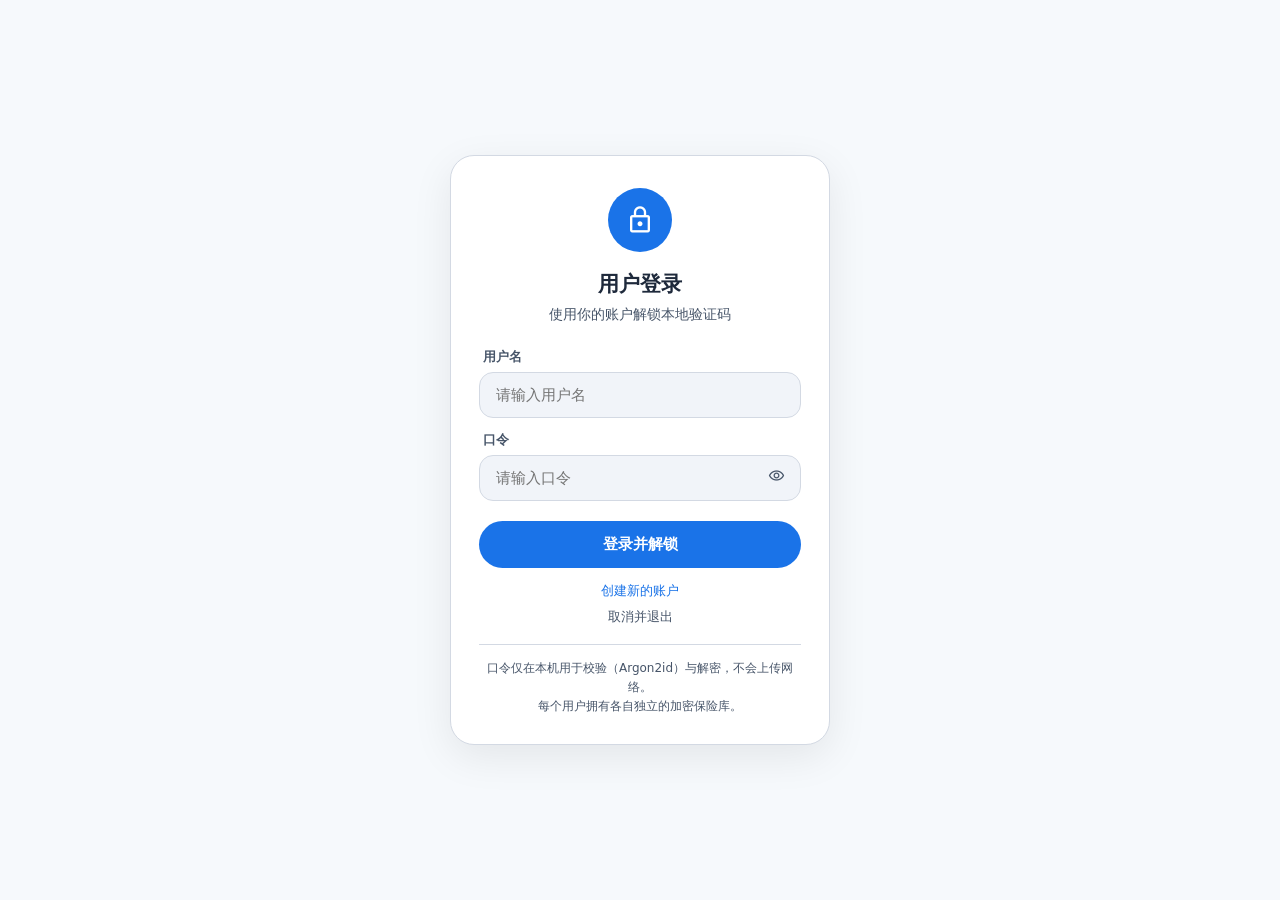
<file: web/login.html>
<!DOCTYPE html>
<html lang="zh-CN">
<head>
    <meta charset="UTF-8" />
    <meta name="viewport" content="width=device-width, initial-scale=1.0" />
    <title>用户登录 · 2FA 工具</title>
    <link rel="stylesheet" href="fonts/material-symbols.css" />
    <style>
        .material-symbols-outlined {
            font-family: 'Material Symbols Outlined'; font-weight: normal; font-style: normal;
            font-size: inherit; line-height: 1; letter-spacing: normal; text-transform: none;
            display: inline-block; white-space: nowrap; word-wrap: normal; direction: ltr;
            -webkit-font-feature-settings: 'liga'; font-feature-settings: 'liga'; -webkit-font-smoothing: antialiased;
        }
        :root {
            --primary: #1A73E8;
            --surface: #FFFFFF;
            --surface-variant: #F1F4F9;
            --outline: #D3D9E3;
            --on-surface: #1E293B;
            --on-surface-variant: #475569;
            --background: #F6F9FC;
            --error: #D32F2F;
            --success: #2E7D32;
        }
        @media (prefers-color-scheme: dark) {
            :root {
                --surface: #2C2C2C;
                --surface-variant: #3A3A3A;
                --outline: #5A5A5A;
                --on-surface: #E8E8E8;
                --on-surface-variant: #B0B0B0;
                --background: #1A1A1A;
                --error: #EF5350;
                --success: #66BB6A;
            }
        }
        * { box-sizing: border-box; margin: 0; padding: 0; }
        body {
            font-family: system-ui, -apple-system, 'Segoe UI', Roboto, 'PingFang SC', 'Microsoft YaHei', sans-serif;
            background: var(--background);
            color: var(--on-surface);
            min-height: 100vh;
            display: flex; align-items: center; justify-content: center;
            padding: 24px;
        }
        .card {
            width: 100%; max-width: 380px;
            background: var(--surface);
            border: 1px solid var(--outline);
            border-radius: 24px;
            padding: 32px 28px 28px;
            box-shadow: 0 12px 40px rgba(0,0,0,0.08);
            text-align: center;
        }
        .lock {
            width: 64px; height: 64px; border-radius: 50%;
            background: var(--primary); color: #fff;
            display: flex; align-items: center; justify-content: center;
            font-size: 30px; margin: 0 auto 18px;
        }
        h1 { font-size: 21px; font-weight: 700; margin-bottom: 6px; }
        .sub { font-size: 13.5px; color: var(--on-surface-variant); margin-bottom: 24px; line-height: 1.55; }
        .label {
            display: block; text-align: left;
            font-size: 12.5px; font-weight: 600;
            color: var(--on-surface-variant);
            margin: 0 0 6px 4px;
        }
        .field { position: relative; margin-bottom: 14px; }
        input[type="password"], input[type="text"] {
            width: 100%; padding: 13px 16px;
            font-size: 15px; font-family: inherit;
            background: var(--surface-variant);
            color: var(--on-surface);
            border: 1.5px solid var(--outline);
            border-radius: 14px; outline: none;
            transition: border-color .18s;
        }
        input[type="password"] { padding-right: 46px; }
        input:focus { border-color: var(--primary); }
        .toggle {
            position: absolute; right: 8px; top: 50%; transform: translateY(-50%);
            background: none; border: none; cursor: pointer;
            font-size: 17px; padding: 6px 8px; color: var(--on-surface-variant);
        }
        button.submit {
            width: 100%; padding: 14px;
            background: var(--primary); color: #fff;
            border: none; border-radius: 40px;
            font-size: 15px; font-weight: 600; font-family: inherit;
            cursor: pointer; margin-top: 6px;
            transition: filter .15s, transform .1s;
        }
        button.submit:hover { filter: brightness(1.08); }
        button.submit:active { transform: scale(0.98); }
        button.submit:disabled { opacity: .6; cursor: default; }
        .hint {
            font-size: 12px; color: var(--on-surface-variant);
            margin-top: 18px; line-height: 1.6;
            border-top: 1px solid var(--outline); padding-top: 14px;
        }
        .switch {
            background: none; border: none; cursor: pointer;
            color: var(--primary); font-size: 13px;
            font-family: inherit; margin-top: 14px;
        }
        .switch:hover { text-decoration: underline; }
        .cancel {
            background: none; border: none; cursor: pointer;
            color: var(--on-surface-variant); font-size: 13px;
            margin-top: 8px; font-family: inherit;
        }
        .cancel:hover { color: var(--error); }
        .hidden { display: none !important; }
        .users-hint {
            font-size: 12px; color: var(--on-surface-variant);
            text-align: left; margin: 6px 0 0 4px; line-height: 1.5;
        }
    </style>
    <script src="toast.js"></script>
</head>
<body>
    <div class="card">
        <div class="lock" aria-hidden="true"><span class="material-symbols-outlined">lock</span></div>
        <h1 id="title">用户登录</h1>
        <div class="sub" id="subtitle">使用你的账户解锁本地验证码</div>

        <!-- 登录表单 -->
        <form id="loginForm">
            <label class="label" for="loginUser">用户名</label>
            <div class="field">
                <input type="text" id="loginUser" autocomplete="username" placeholder="请输入用户名" list="userList" />
                <datalist id="userList"></datalist>
            </div>
            <div class="users-hint hidden" id="usersHint"></div>

            <label class="label" for="loginPass">口令</label>
            <div class="field">
                <input type="password" id="loginPass" autocomplete="current-password" placeholder="请输入口令" />
                <button class="toggle" id="toggleLogin" type="button" title="显示/隐藏"><span class="material-symbols-outlined" aria-hidden="true">visibility</span></button>
            </div>

            <button class="submit" type="submit" id="loginBtn">登录并解锁</button>
        </form>

        <!-- 注册表单 -->
        <form id="registerForm" class="hidden">
            <label class="label" for="regUser">用户名</label>
            <div class="field">
                <input type="text" id="regUser" autocomplete="off" placeholder="中英文、数字、_ . -" />
            </div>

            <label class="label" for="regPass">设置口令</label>
            <div class="field">
                <input type="password" id="regPass" autocomplete="new-password" placeholder="至少 8 位" />
                <button class="toggle" id="toggleReg" type="button" title="显示/隐藏"><span class="material-symbols-outlined" aria-hidden="true">visibility</span></button>
            </div>

            <label class="label" for="regConfirm">确认口令</label>
            <div class="field">
                <input type="password" id="regConfirm" autocomplete="new-password" placeholder="再次输入口令" />
            </div>

            <button class="submit" type="submit" id="registerBtn">创建账户并进入</button>
        </form>

        <button class="switch" id="switchBtn" type="button">创建新的账户</button>
        <br />
        <button class="cancel" id="cancelBtn" type="button">取消并退出</button>

        <div class="hint">
            口令仅在本机用于校验（Argon2id）与解密，不会上传网络。<br />
            每个用户拥有各自独立的加密保险库。
        </div>
    </div>

    <script>
        const loginForm = document.getElementById('loginForm');
        const registerForm = document.getElementById('registerForm');
        const loginUser = document.getElementById('loginUser');
        const loginPass = document.getElementById('loginPass');
        const regUser = document.getElementById('regUser');
        const regPass = document.getElementById('regPass');
        const regConfirm = document.getElementById('regConfirm');
        const loginBtn = document.getElementById('loginBtn');
        const registerBtn = document.getElementById('registerBtn');
        const switchBtn = document.getElementById('switchBtn');
        const cancelBtn = document.getElementById('cancelBtn');
        const title = document.getElementById('title');
        const subtitle = document.getElementById('subtitle');
        const userList = document.getElementById('userList');
        const usersHint = document.getElementById('usersHint');

        let bridgeReady = false;
        let busy = false;
        let hasUsers = false;

        function ready(fn) {
            if (window.pywebview) { fn(); return; }
            window.addEventListener('pywebviewready', fn);
        }

        function showLogin() {
            loginForm.classList.remove('hidden');
            registerForm.classList.add('hidden');
            switchBtn.textContent = hasUsers ? '创建新的账户' : '创建账户';
            switchBtn.classList.remove('hidden');
            title.textContent = '用户登录';
            subtitle.textContent = '使用你的账户解锁本地验证码';
            loginUser.focus();
        }

        function showRegister() {
            registerForm.classList.remove('hidden');
            loginForm.classList.add('hidden');
            switchBtn.textContent = hasUsers ? '返回登录' : '';
            title.textContent = hasUsers ? '创建新账户' : '创建首个账户';
            subtitle.textContent = hasUsers
                ? '为另一位使用者创建独立账户'
                : '还没有任何账户，先创建一个吧';
            if (!hasUsers) switchBtn.classList.add('hidden');
            regUser.focus();
        }

        function setBusy(button, text) {
            busy = true;
            loginBtn.disabled = true;
            registerBtn.disabled = true;
            button.textContent = text;
        }

        function resetBusy() {
            busy = false;
            loginBtn.disabled = false;
            registerBtn.disabled = false;
            loginBtn.textContent = '登录并解锁';
            registerBtn.textContent = '创建账户并进入';
        }

        ready(function () {
            bridgeReady = true;
            window.pywebview.api.list_users().then(function (res) {
                const users = (res && res.users) || [];
                hasUsers = !!(res && res.hasUsers);
                userList.innerHTML = '';
                users.forEach(function (name) {
                    const option = document.createElement('option');
                    option.value = name;
                    userList.appendChild(option);
                });

                if (hasUsers) {
                    usersHint.textContent = '已有账户：' + users.join('、');
                    usersHint.classList.remove('hidden');
                    showLogin();
                    if (users.length === 1) loginUser.value = users[0];
                    loginPass.focus();
                } else {
                    usersHint.classList.add('hidden');
                    showRegister();
                }
            }).catch(function () {
                usersHint.classList.add('hidden');
                showLogin();
            });
        });

        function bindToggle(button, input) {
            button.addEventListener('click', function () {
                const isPwd = input.type === 'password';
                input.type = isPwd ? 'text' : 'password';
                button.innerHTML = '<span class="material-symbols-outlined" aria-hidden="true">' + (isPwd ? 'visibility_off' : 'visibility') + '</span>';
                input.focus();
            });
        }
        bindToggle(document.getElementById('toggleLogin'), loginPass);
        bindToggle(document.getElementById('toggleReg'), regPass);

        function doLogin() {
            if (busy) return;
            if (!bridgeReady) { Toast.warn('登录接口尚未就绪，请稍候…'); return; }
            const username = loginUser.value.trim();
            const password = loginPass.value;
            if (!username) { Toast.warn('请输入用户名'); loginUser.focus(); return; }
            if (!password) { Toast.warn('请输入口令'); loginPass.focus(); return; }

            setBusy(loginBtn, '验证中…');
            window.pywebview.api.login(username, password).then(function (res) {
                if (res && res.ok) {
                    Toast.success('登录成功，正在打开主界面…', { duration: 0 });
                    loginBtn.textContent = '已通过';
                    cancelBtn.disabled = true;
                    switchBtn.disabled = true;
                } else {
                    resetBusy();
                    loginPass.value = '';
                    loginPass.focus();
                    Toast.error((res && res.message) || '用户名或口令错误，请重试');
                }
            }).catch(function () {
                resetBusy();
                Toast.error('登录过程出错，请重试');
            });
        }

        function doRegister() {
            if (busy) return;
            if (!bridgeReady) { Toast.warn('登录接口尚未就绪，请稍候…'); return; }
            const username = regUser.value.trim();
            const password = regPass.value;
            const confirm = regConfirm.value;
            if (!username) { Toast.warn('请输入用户名'); regUser.focus(); return; }
            if (password.length < 8) { Toast.warn('口令至少需要 8 位'); regPass.focus(); return; }
            if (password !== confirm) { Toast.warn('两次输入的口令不一致'); regConfirm.focus(); return; }

            setBusy(registerBtn, '创建中…');
            window.pywebview.api.register(username, password).then(function (res) {
                if (res && res.ok) {
                    Toast.success('账户已创建，正在打开主界面…', { duration: 0 });
                    registerBtn.textContent = '已创建';
                    cancelBtn.disabled = true;
                    switchBtn.disabled = true;
                } else {
                    resetBusy();
                    Toast.error((res && res.message) || '创建账户失败，请重试');
                }
            }).catch(function () {
                resetBusy();
                Toast.error('创建账户过程出错，请重试');
            });
        }

        loginForm.addEventListener('submit', function (e) { e.preventDefault(); doLogin(); });
        registerForm.addEventListener('submit', function (e) { e.preventDefault(); doRegister(); });

        switchBtn.addEventListener('click', function () {
            if (loginForm.classList.contains('hidden')) showLogin();
            else showRegister();
        });

        loginUser.addEventListener('keydown', function (e) {
            if (e.key === 'Enter') { e.preventDefault(); loginPass.focus(); }
        });
        regUser.addEventListener('keydown', function (e) {
            if (e.key === 'Enter') { e.preventDefault(); regPass.focus(); }
        });
        regPass.addEventListener('keydown', function (e) {
            if (e.key === 'Enter') { e.preventDefault(); regConfirm.focus(); }
        });

        cancelBtn.addEventListener('click', function () {
            if (!bridgeReady) { window.close(); return; }
            window.pywebview.api.cancel();
        });
    </script>
</body>
</html>
</file>
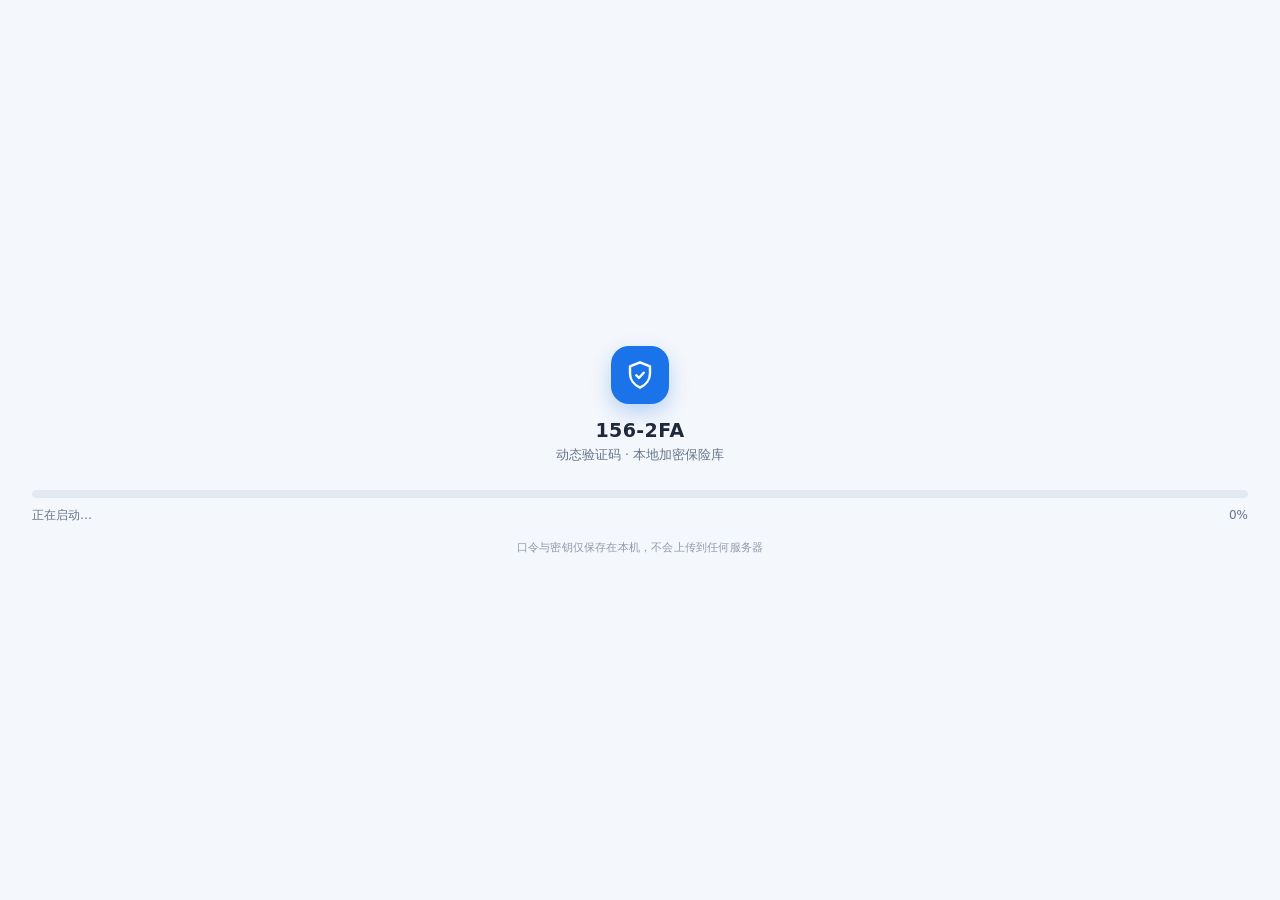
<file: web/splash.html>
<!DOCTYPE html>
<html lang="zh-CN">
<head>
    <meta charset="UTF-8" />
    <meta name="viewport" content="width=device-width, initial-scale=1.0" />
    <title>正在启动 · 156-2FA</title>
    <style>
        :root {
            --primary: #1A73E8;
            --primary-soft: #63A4FF;
            --bg: #F4F7FB;
            --track: #E3E9F2;
            --text: #1E293B;
            --dim: #64748B;
        }
        body.dark {
            --primary: #6EA8FF;
            --primary-soft: #3B7DDD;
            --bg: #1A1D21;
            --track: #33383F;
            --text: #E8EAED;
            --dim: #9AA4B2;
        }
        * { box-sizing: border-box; margin: 0; padding: 0; }
        html, body { height: 100%; }
        body {
            font-family: system-ui, -apple-system, 'Segoe UI', Roboto, 'PingFang SC', 'Microsoft YaHei', sans-serif;
            background: var(--bg);
            color: var(--text);
            display: flex; align-items: center; justify-content: center;
            overflow: hidden; user-select: none; cursor: default;
        }
        .panel { width: 100%; padding: 8px 32px; text-align: center; }
        .logo {
            width: 58px; height: 58px; border-radius: 18px;
            margin: 0 auto 15px;
            background: var(--primary); color: #fff;
            display: flex; align-items: center; justify-content: center;
            box-shadow: 0 8px 20px rgba(26, 115, 232, .28);
        }
        .logo svg { width: 32px; height: 32px; }
        .logo.spin { animation: pop .5s cubic-bezier(.34, 1.56, .64, 1); }
        @keyframes pop { from { transform: scale(.6); opacity: 0; } to { transform: scale(1); opacity: 1; } }
        h1 { font-size: 19px; font-weight: 700; letter-spacing: .4px; }
        .sub { margin-top: 6px; font-size: 12.5px; color: var(--dim); }
        .bar {
            margin: 26px 0 9px;
            height: 8px; border-radius: 99px;
            background: var(--track);
            overflow: hidden;
        }
        .fill {
            height: 100%; width: 0%;
            border-radius: 99px;
            background: linear-gradient(90deg, var(--primary), var(--primary-soft), var(--primary));
            background-size: 200% 100%;
            transition: width .45s cubic-bezier(.4, 0, .2, 1);
            animation: flow 1.8s linear infinite;
        }
        @keyframes flow { from { background-position: 0 0; } to { background-position: -200% 0; } }
        .status {
            display: flex; align-items: center; justify-content: space-between;
            font-size: 12px; color: var(--dim);
            min-height: 16px;
        }
        .foot {
            margin-top: 16px; font-size: 11px; color: var(--dim);
            opacity: .7; letter-spacing: .2px;
        }
        .error { color: #D32F2F; }
        body.dark .error { color: #EF5350; }
    </style>
</head>
<body>
    <div class="panel">
        <div class="logo spin" aria-hidden="true">
            <svg viewBox="0 0 24 24" fill="none" stroke="currentColor" stroke-width="1.8"
                 stroke-linecap="round" stroke-linejoin="round">
                <path d="M12 2.5 4.5 5.6v5.2c0 4.6 3.1 8.7 7.5 10.7 4.4-2 7.5-6.1 7.5-10.7V5.6L12 2.5Z" />
                <path d="M9.2 12.2l2 2 3.6-3.9" />
            </svg>
        </div>
        <h1>156-2FA</h1>
        <div class="sub">动态验证码 · 本地加密保险库</div>

        <div class="bar" role="progressbar" aria-valuemin="0" aria-valuemax="100" aria-valuenow="0" id="bar">
            <div class="fill" id="fill"></div>
        </div>
        <div class="status">
            <span id="text">正在启动…</span>
            <span id="pct">0%</span>
        </div>

        <div class="foot">口令与密钥仅保存在本机，不会上传到任何服务器</div>
    </div>

    <script>
        var fill = document.getElementById('fill');
        var bar = document.getElementById('bar');
        var textEl = document.getElementById('text');
        var pctEl = document.getElementById('pct');

        if (window.matchMedia && window.matchMedia('(prefers-color-scheme: dark)').matches) {
            document.body.classList.add('dark');
        }

        /**
         * 由 Python 调用：更新启动进度
         * @param {number} percent 0~100
         * @param {string} message 当前步骤说明
         */
        window.setProgress = function (percent, message) {
            var value = Math.max(0, Math.min(100, Number(percent) || 0));
            fill.style.width = value + '%';
            bar.setAttribute('aria-valuenow', String(Math.round(value)));
            pctEl.textContent = Math.round(value) + '%';
            if (message) textEl.textContent = message;
        };

        /** 由 Python 调用：启动失败时给出提示 */
        window.setError = function (message) {
            textEl.textContent = message || '启动失败';
            textEl.classList.add('error');
        };
    </script>
</body>
</html>
</file>
<file: web/fonts/material-symbols.css>
/* Material Symbols Outlined（本地自托管，替代 fonts.googleapis.com 在线引用）
 * 字体来源：npm 包 material-symbols@0.27.0（Apache-2.0，与 Google Fonts 同源）
 * 后续更新只需替换同目录下的 material-symbols-outlined.woff2
 */
@font-face {
    font-family: "Material Symbols Outlined";
    font-style: normal;
    font-weight: 100 700;
    font-display: block;
    src: url("material-symbols-outlined.woff2") format("woff2");
}

.material-symbols-outlined {
    font-family: "Material Symbols Outlined";
    font-weight: normal;
    font-style: normal;
    font-size: 24px;
    line-height: 1;
    letter-spacing: normal;
    text-transform: none;
    display: inline-block;
    white-space: nowrap;
    word-wrap: normal;
    direction: ltr;
    -webkit-font-feature-settings: "liga";
    font-feature-settings: "liga";
    -webkit-font-smoothing: antialiased;
    -moz-osx-font-smoothing: grayscale;
    text-rendering: optimizeLegibility;
}
</file>
